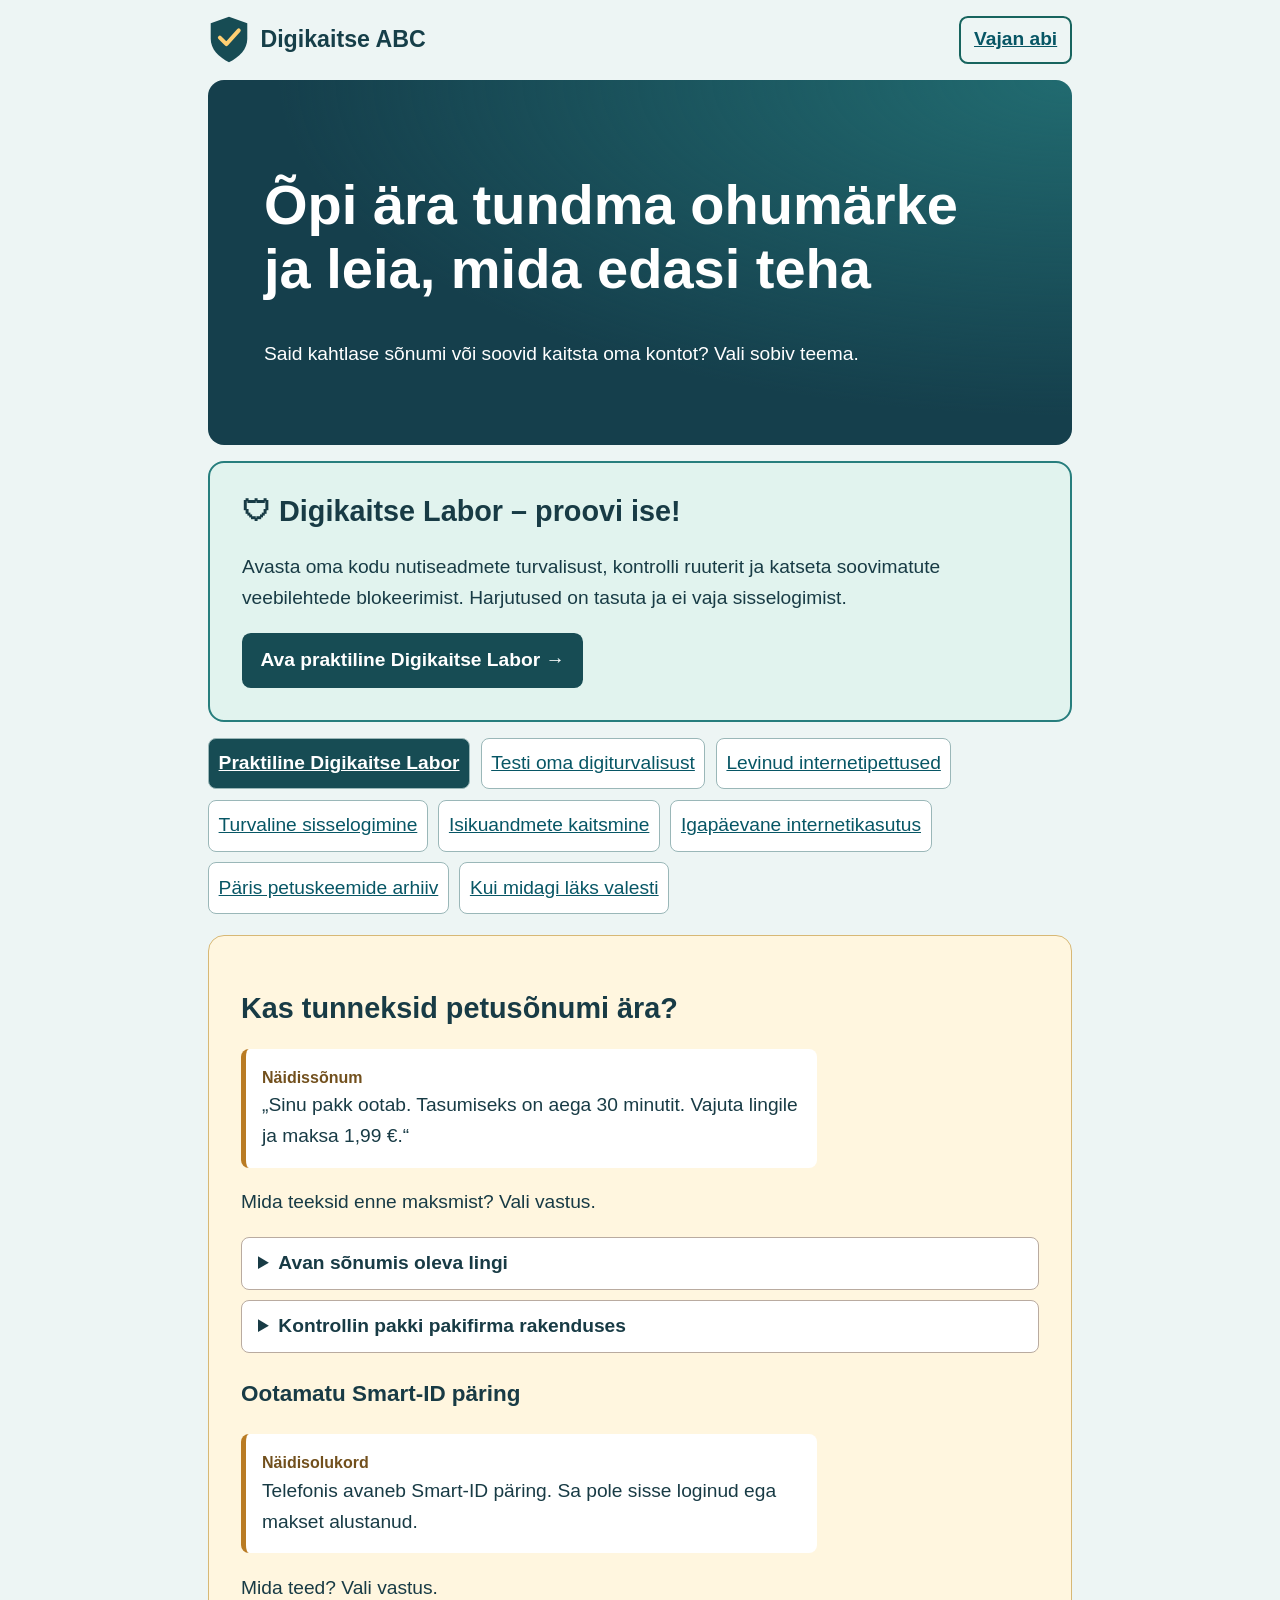
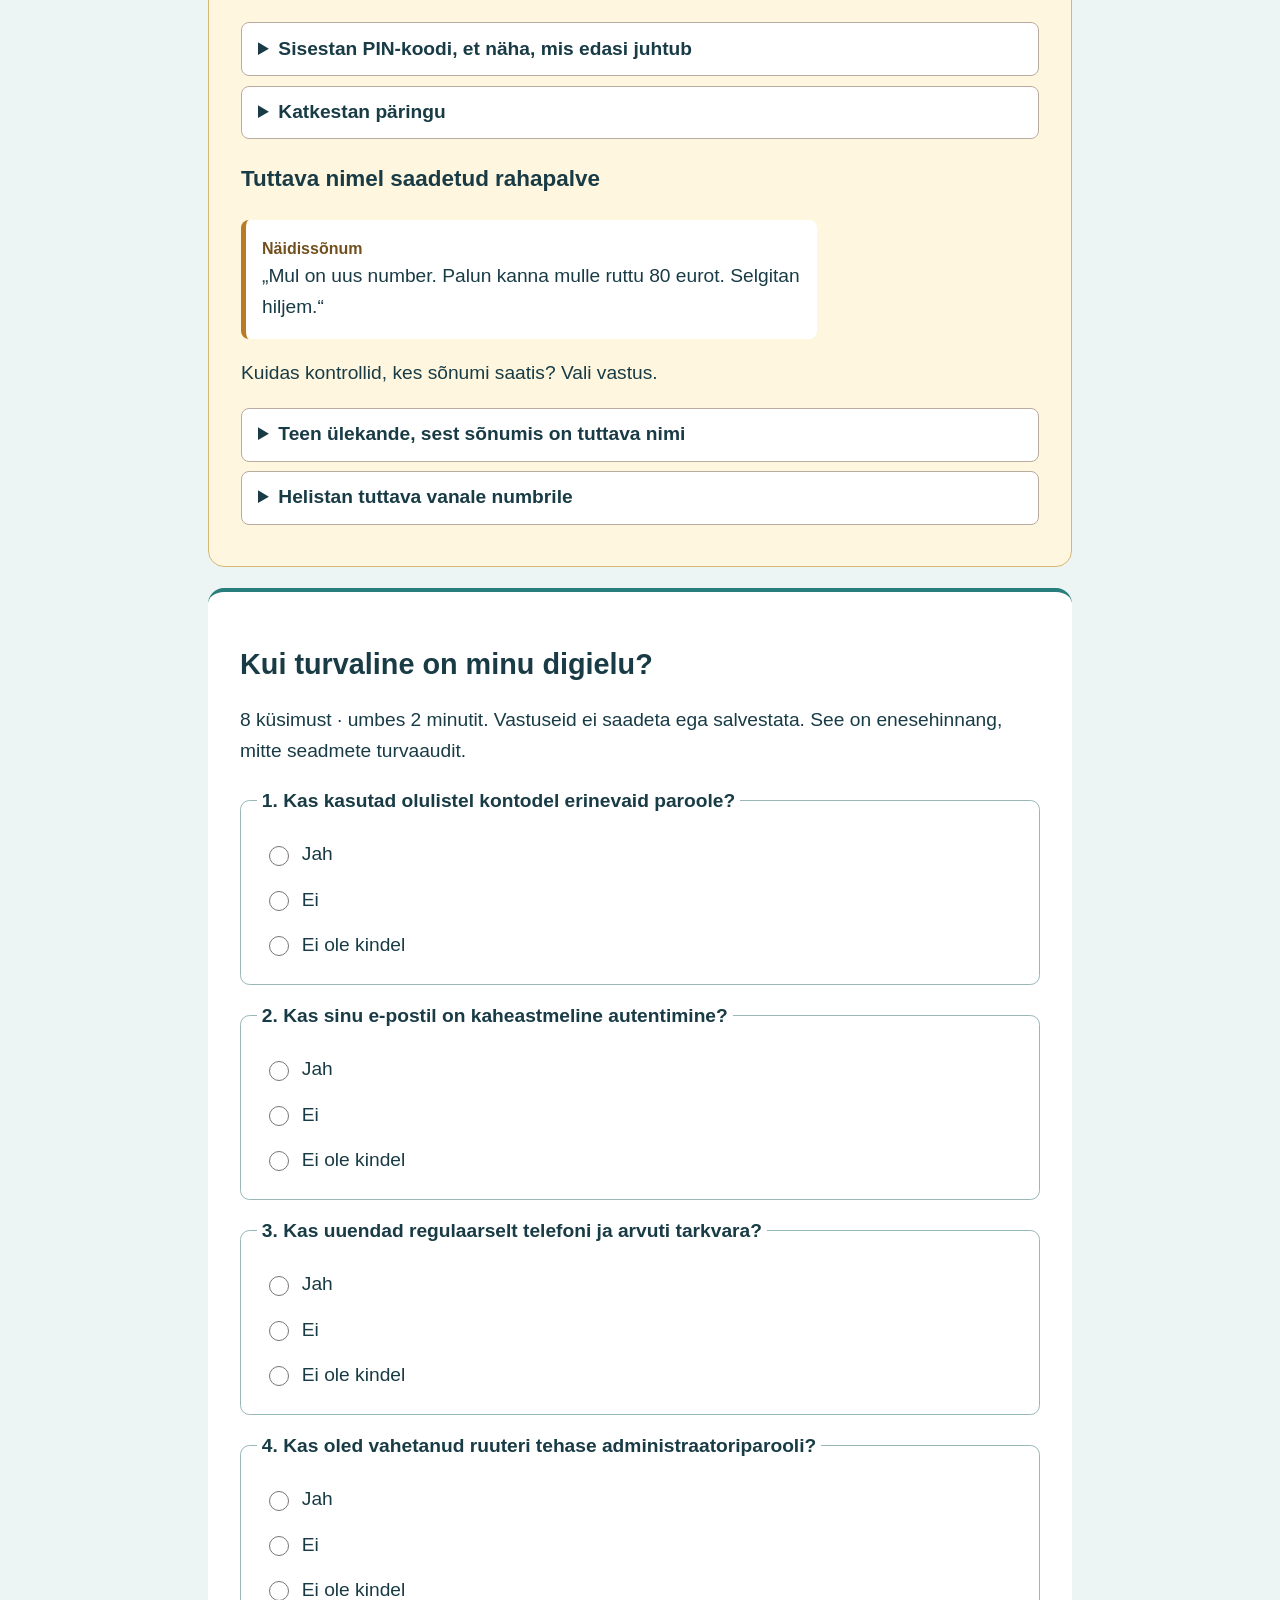
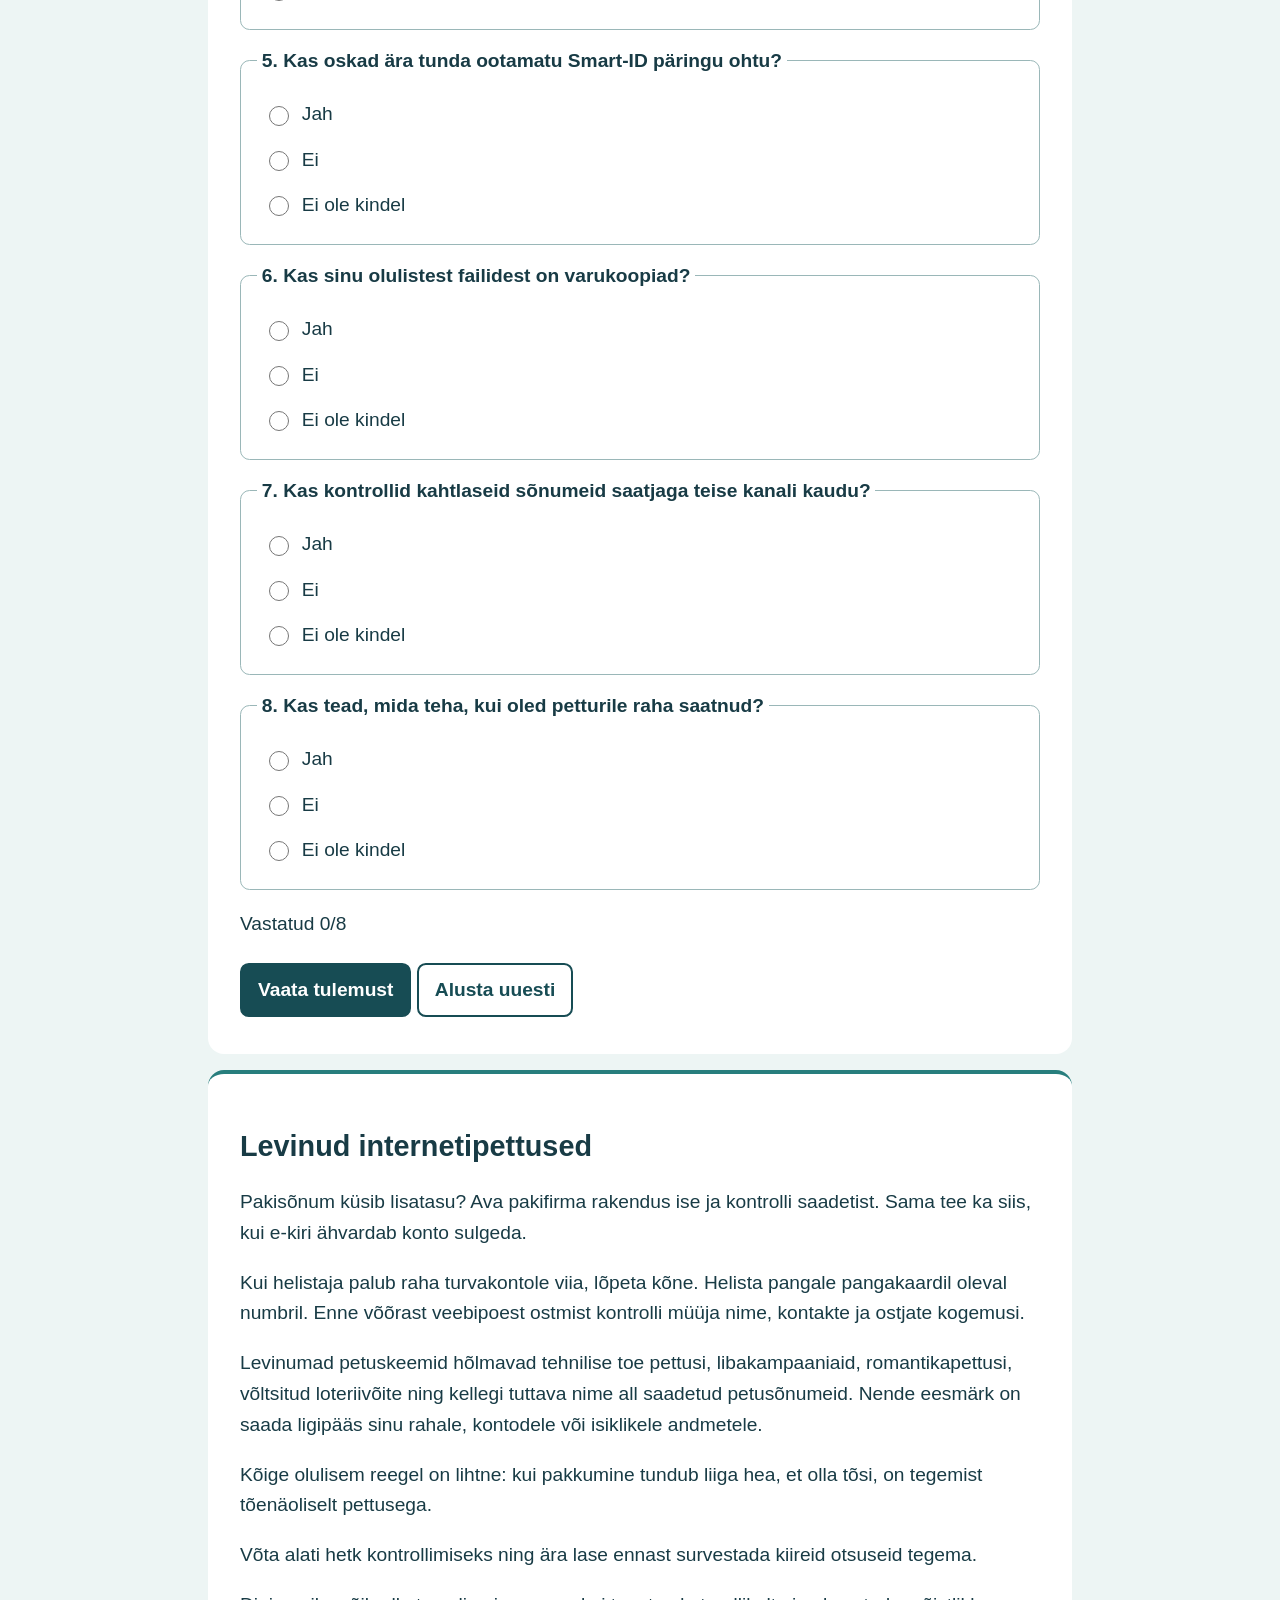
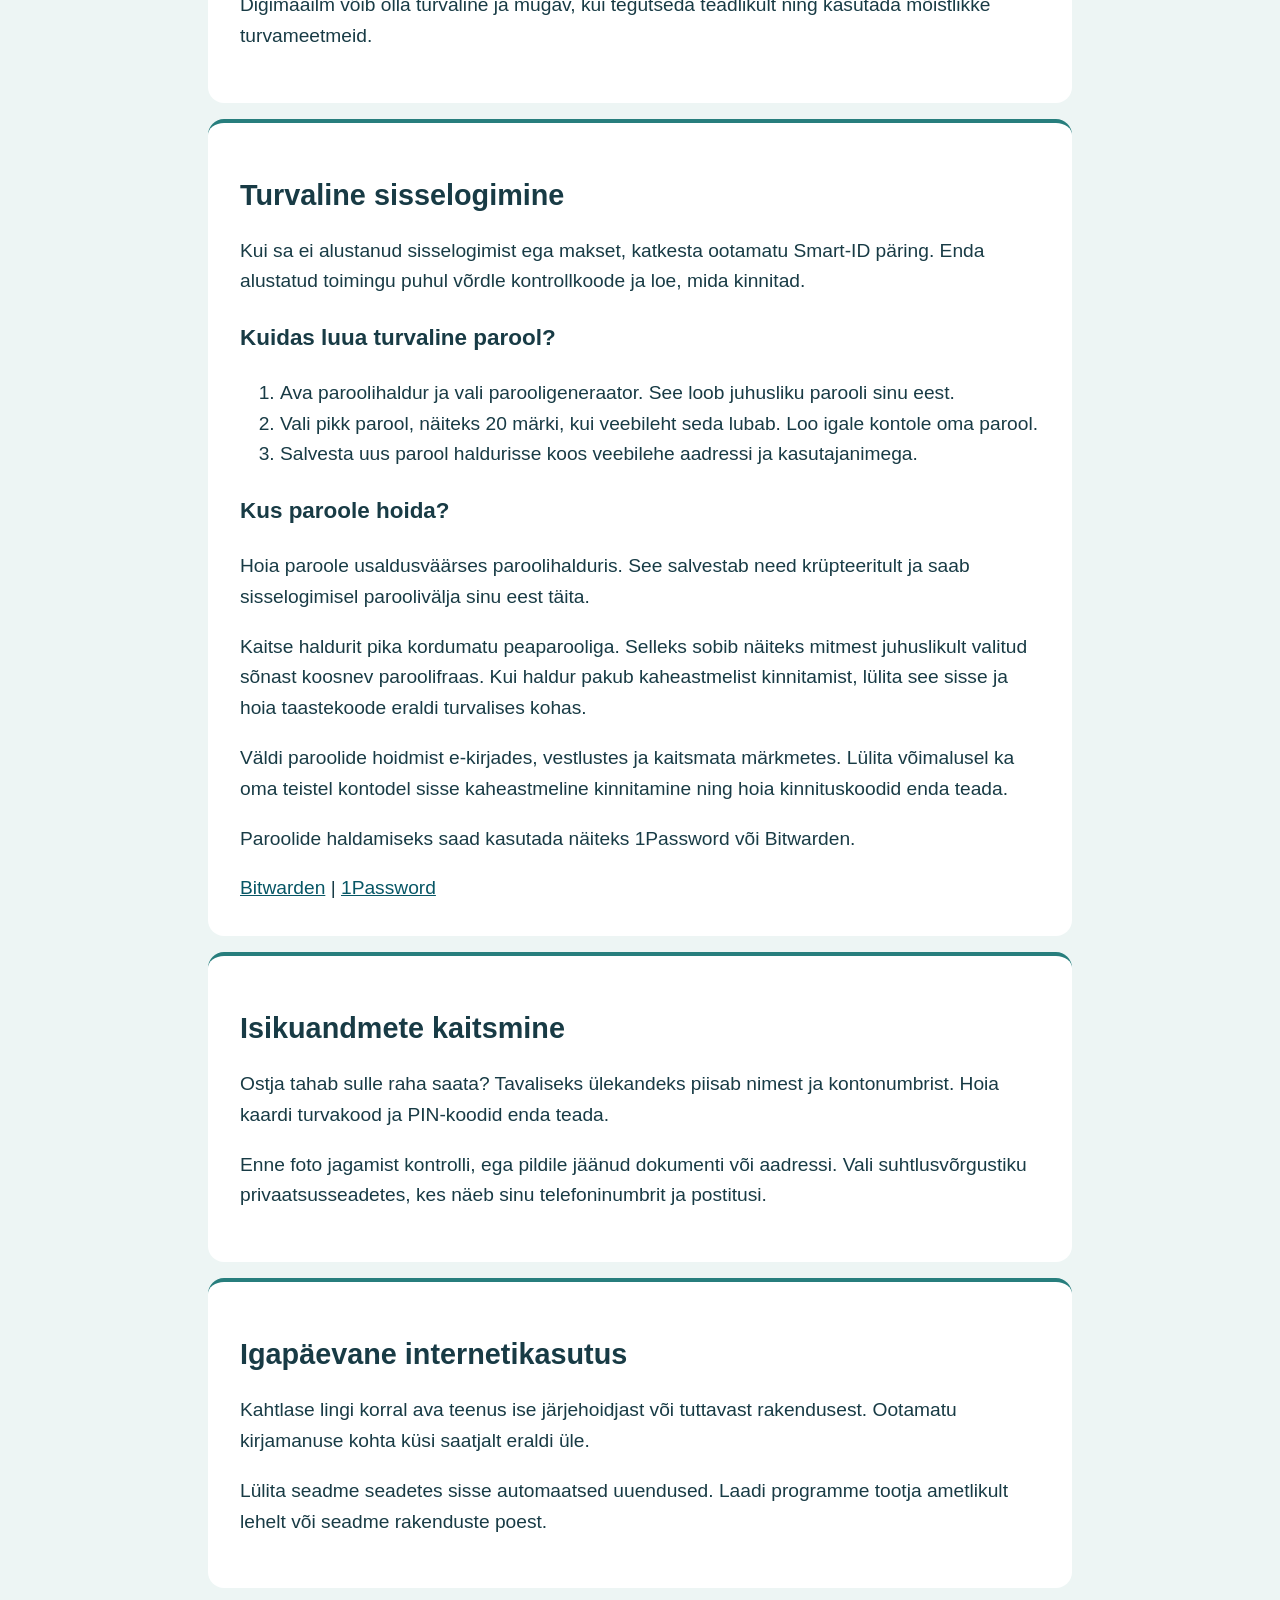
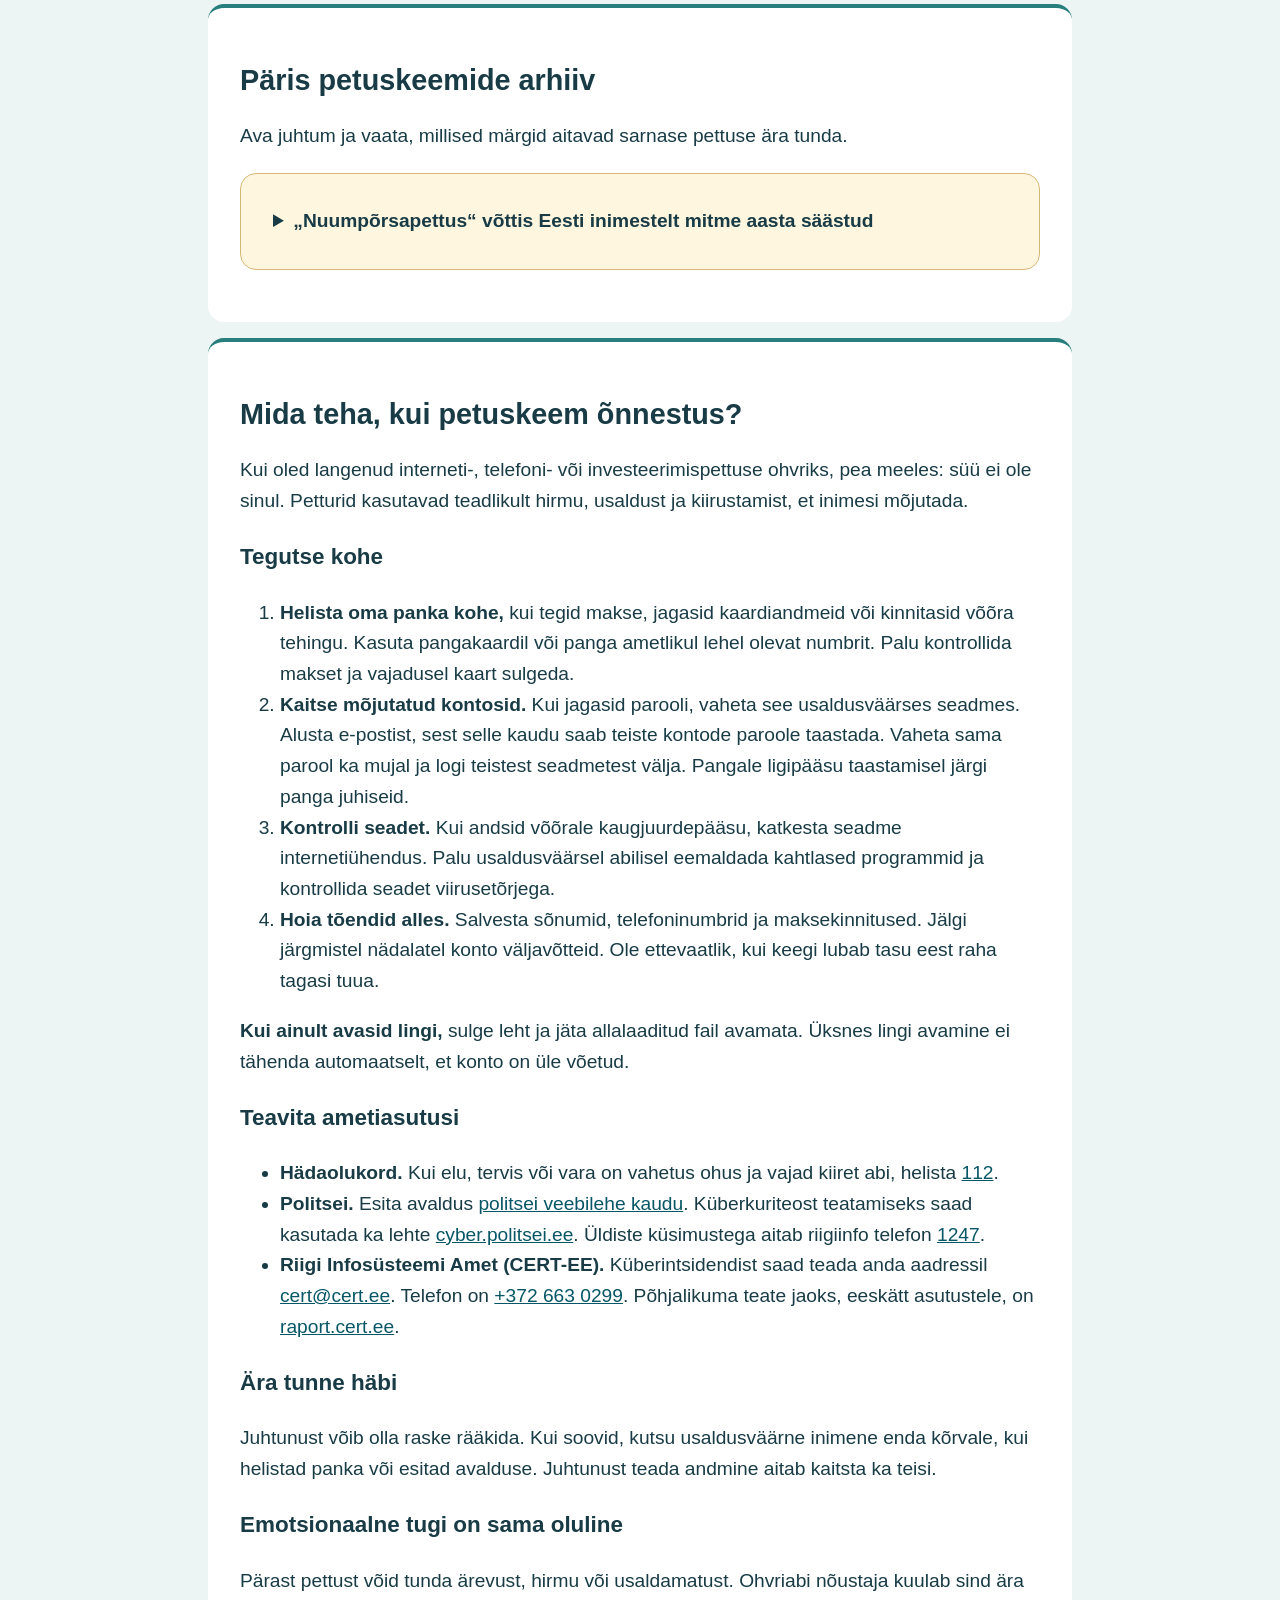
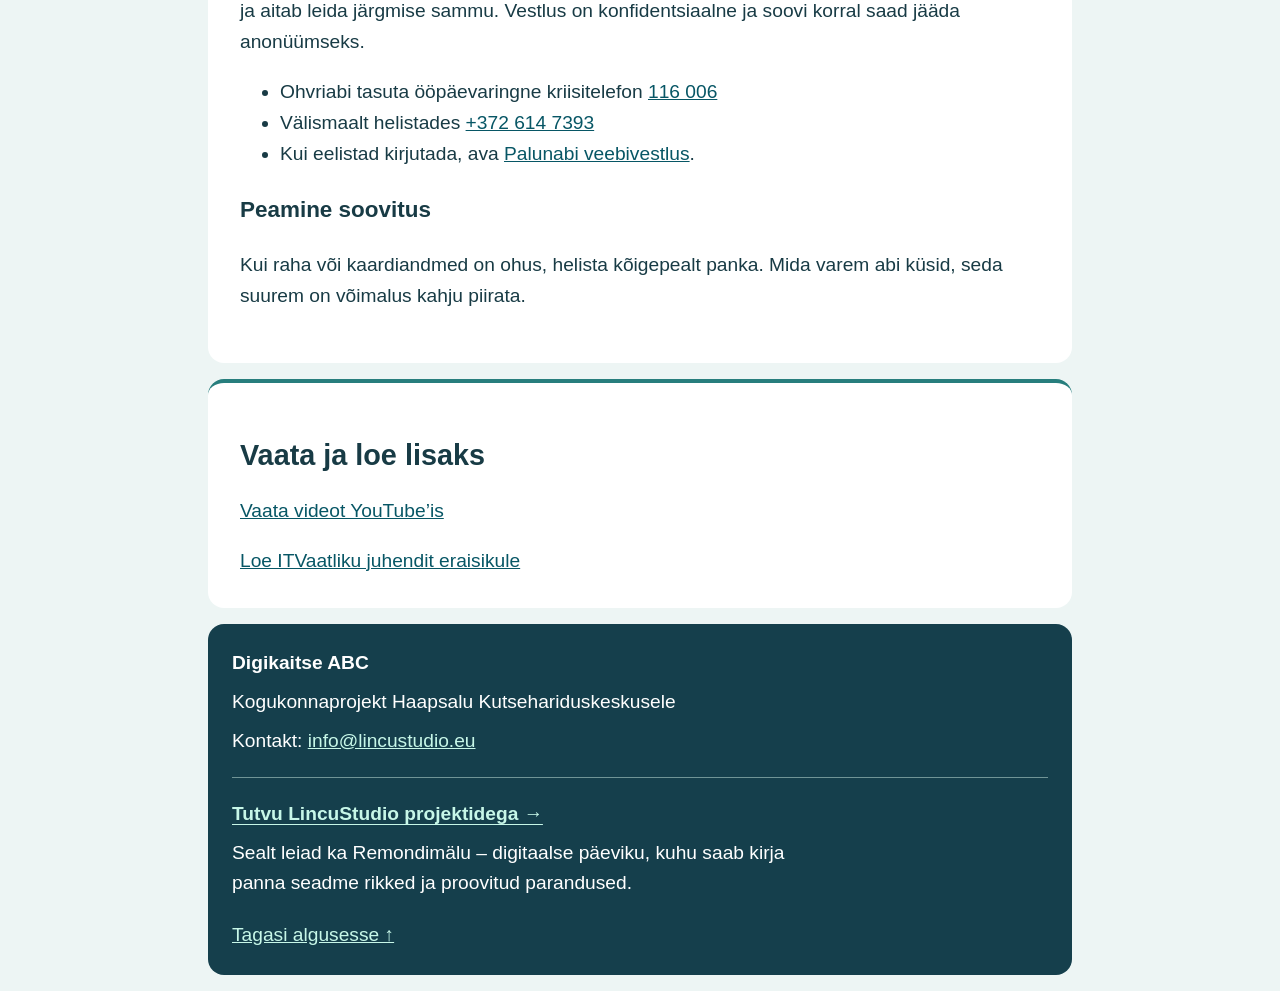
<file: index.html>
<!doctype html><html lang="et"><meta charset="utf-8"><meta name="viewport" content="width=device-width,initial-scale=1"><title>Digikaitse ABC | Õpi ära tundma ohumärke ja leia, mida edasi teha</title>
<meta property="og:type" content="website">
<meta property="og:locale" content="et_EE">
<meta property="og:title" content="Digikaitse ABC – kas tunned petusõnumi ära?">
<meta property="og:description" content="Proovi näidissõnumit ja õpi pettusi ära tundma. Kui oled juba andmeid jaganud või raha saatnud, leiad siit juhised.">
<meta property="og:image" content="https://digikaitse-abc.netlify.app/digikaitse-abc.png">
<meta property="og:image:width" content="1200">
<meta property="og:image:height" content="630">
<meta property="og:image:alt" content="Digikaitse ABC. Kas tunned petusõnumi ära? Lincustudio.eu">
<meta name="twitter:card" content="summary_large_image"><style>*{box-sizing:border-box}body{background:#edf5f4;color:#183b45;font:1.2rem/1.6 Arial,sans-serif;margin:auto;width:min(92%,54rem)}header{display:flex;justify-content:space-between;padding:1rem 0}a{color:#075665}a:focus-visible{outline:4px solid #cf6200}.hero{background:#153f4c;color:white;padding:clamp(1.3rem,5vw,3.5rem);border-radius:1rem}h1,h2{line-height:1.15}h1{font-size:clamp(2rem,5vw,3.5rem)}nav{display:flex;flex-wrap:wrap;gap:.65rem;margin:1rem 0}nav a{background:white;padding:.6rem;border:1px solid #9ab7b8;border-radius:.5rem}section,aside{background:white;padding:clamp(1rem,4vw,2rem);border-radius:1rem;border-top:4px solid #277e7d;margin:1rem 0}footer{padding:1rem}header{align-items:center;gap:.7rem}.brand{display:inline-flex;align-items:center;gap:.65rem;font-size:1.45rem;font-weight:750;text-decoration:none;color:#163f49}.radar{width:2.35rem;height:2.35rem;border-radius:50%;border:2px solid #227b74;background:radial-gradient(circle at 64% 31%,#fdc674 0 8%,transparent 9%),repeating-radial-gradient(circle,#174854 0 5px,#64a99e 6px 7px)}.help{font-weight:bold;border:2px solid #17645e;padding:.4rem .8rem;border-radius:.55rem}.hero{background:radial-gradient(ellipse at top right,#216b70,transparent 65%),#153f4c}.practice{background:#fff6df;border:1px solid #d7b875;border-radius:1rem;padding:clamp(1rem,4vw,2rem);margin:1.3rem 0}.bubble{background:white;border-left:5px solid #b97b23;padding:1rem;border-radius:.5rem;max-width:36rem}.bubble small{display:block;font-weight:bold;color:#72501d}.practice details{background:#fff;border:1px solid #b9aba0;border-radius:.5rem;margin:.6rem 0;padding:.65rem 1rem}.practice summary{cursor:pointer;font-weight:bold}.practice summary:focus-visible{outline:3px solid #ae5600}footer{background:#153f4c;color:white;padding:1.5rem;border-radius:1rem;margin:1rem 0}footer a{color:#c7f7e8}footer p{margin:.5rem 0}
.studio-note{border-top:1px solid #709496;margin:1.3rem 0;padding-top:.8rem}.studio-note a{font-weight:700;text-underline-offset:.2em}.studio-note p{max-width:55ch}.labor-entry{background:#e1f3ee;border:2px solid #277e7d;border-radius:1rem;padding:clamp(1rem,4vw,2rem);margin:1rem 0}.labor-entry h2{margin-top:0}.labor-link{display:inline-block;background:#174c54;color:white;padding:.75rem 1.15rem;border-radius:.55rem;font-weight:bold;text-decoration:none}.labor-link:hover{background:#075665;text-decoration:underline}nav a.labor-nav{background:#174c54;color:white;font-weight:bold}</style><header id="algus"><a class="brand" href="#algus"><svg xmlns="http://www.w3.org/2000/svg" viewBox="0 0 64 72" width="42" height="47" aria-hidden="true"><path fill="#174c54" d="M32 1 60 11v24c0 16-12 28-28 36C16 63 4 51 4 35V11Z"/><path fill="none" stroke="#ffcf72" stroke-width="6" stroke-linecap="round" stroke-linejoin="round" d="m18 33 10 10 19-21"/></svg>Digikaitse ABC</a><a class="help" href="#abi">Vajan abi</a></header><main><div class="hero"><h1>Õpi ära tundma ohumärke ja leia, mida edasi teha</h1><p>Said kahtlase sõnumi või soovid kaitsta oma kontot? Vali sobiv teema.</p></div><section class="labor-entry" aria-labelledby="labor-heading"><h2 id="labor-heading">🛡 Digikaitse Labor – proovi ise!</h2><p>Avasta oma kodu nutiseadmete turvalisust, kontrolli ruuterit ja katseta soovimatute veebilehtede blokeerimist. Harjutused on tasuta ja ei vaja sisselogimist.</p><a class="labor-link" href="labor/index.html">Ava praktiline Digikaitse Labor →</a></section><nav aria-label="Teemad"><a class="labor-nav" href="labor/index.html">Praktiline Digikaitse Labor</a><a href="#enesetest">Testi oma digiturvalisust</a><a href="#pettus">Levinud internetipettused</a>
<a href="#konto">Turvaline sisselogimine</a>
<a href="#andmed">Isikuandmete kaitsmine</a>
<a href="#igapaev">Igapäevane internetikasutus</a>
<a href="#petuskeemide-arhiiv">Päris petuskeemide arhiiv</a>
<a href="#abi">Kui midagi läks valesti</a></nav><article class="practice"><div class="exercise"><h2>Kas tunneksid petusõnumi ära?</h2><p class="bubble"><small>Näidissõnum</small>„Sinu pakk ootab. Tasumiseks on aega 30 minutit. Vajuta lingile ja maksa 1,99 €.“</p><p>Mida teeksid enne maksmist? Vali vastus.</p><details><summary>Avan sõnumis oleva lingi</summary><p>Peatu korraks. Väike summa ja lühike tähtaeg võivad panna sind kiirustama. Ava pakifirma rakendus ise ja kontrolli saadetist seal.</p></details><details><summary>Kontrollin pakki pakifirma rakenduses</summary><p>Hea valik. Nii saad saadetist kontrollida ka siis, kui sõnumi saatja esineb võõra nime all.</p></details></div>
  <div class="exercise">
    <h3>Ootamatu Smart-ID päring</h3>
    <p class="bubble"><small>Näidisolukord</small>Telefonis avaneb Smart-ID päring. Sa pole sisse loginud ega makset alustanud.</p>
    <p>Mida teed? Vali vastus.</p>
    <details>
      <summary>Sisestan PIN-koodi, et näha, mis edasi juhtub</summary>
      <p>PIN-koodi sisestamine võib kinnitada kellegi teise algatatud toimingu. Katkesta ootamatu päring.</p>
    </details>
    <details>
      <summary>Katkestan päringu</summary>
      <p>Hea valik. Sa ei alustanud toimingut, seega pole sul midagi kinnitada.</p>
    </details>
  </div>
  <div class="exercise">
    <h3>Tuttava nimel saadetud rahapalve</h3>
    <p class="bubble"><small>Näidissõnum</small>„Mul on uus number. Palun kanna mulle ruttu 80 eurot. Selgitan hiljem.“</p>
    <p>Kuidas kontrollid, kes sõnumi saatis? Vali vastus.</p>
    <details>
      <summary>Teen ülekande, sest sõnumis on tuttava nimi</summary>
      <p>Peatu korraks. Tuttava nime võib kasutada igaüks. Uus number ja kiire rahapalve on põhjus võtta tuttavaga ühendust kanali kaudu, mida oled temaga varem kasutanud.</p>
    </details>
    <details>
      <summary>Helistan tuttava vanale numbrile</summary>
      <p>Hea valik. Kui sealt vastust ei saa, proovi mõnda teist tuttavat suhtluskanalit. Oota ülekandega, kuni oled palve tuttavalt endalt üle küsinud.</p>
    </details>
  </div>
</article><section id="enesetest" aria-labelledby="test-heading"><h2 id="test-heading">Kui turvaline on minu digielu?</h2><p>8 küsimust · umbes 2 minutit. Vastuseid ei saadeta ega salvestata. See on enesehinnang, mitte seadmete turvaaudit.</p><form id="digi-test" autocomplete="off"><fieldset><legend>1. Kas kasutad olulistel kontodel erinevaid paroole?</legend><label><input type="radio" name="q0" value="yes" required> Jah</label><label><input type="radio" name="q0" value="no" required> Ei</label><label><input type="radio" name="q0" value="unknown" required> Ei ole kindel</label></fieldset>
<fieldset><legend>2. Kas sinu e-postil on kaheastmeline autentimine?</legend><label><input type="radio" name="q1" value="yes" required> Jah</label><label><input type="radio" name="q1" value="no" required> Ei</label><label><input type="radio" name="q1" value="unknown" required> Ei ole kindel</label></fieldset>
<fieldset><legend>3. Kas uuendad regulaarselt telefoni ja arvuti tarkvara?</legend><label><input type="radio" name="q2" value="yes" required> Jah</label><label><input type="radio" name="q2" value="no" required> Ei</label><label><input type="radio" name="q2" value="unknown" required> Ei ole kindel</label></fieldset>
<fieldset><legend>4. Kas oled vahetanud ruuteri tehase administraatoriparooli?</legend><label><input type="radio" name="q3" value="yes" required> Jah</label><label><input type="radio" name="q3" value="no" required> Ei</label><label><input type="radio" name="q3" value="unknown" required> Ei ole kindel</label></fieldset>
<fieldset><legend>5. Kas oskad ära tunda ootamatu Smart-ID päringu ohtu?</legend><label><input type="radio" name="q4" value="yes" required> Jah</label><label><input type="radio" name="q4" value="no" required> Ei</label><label><input type="radio" name="q4" value="unknown" required> Ei ole kindel</label></fieldset>
<fieldset><legend>6. Kas sinu olulistest failidest on varukoopiad?</legend><label><input type="radio" name="q5" value="yes" required> Jah</label><label><input type="radio" name="q5" value="no" required> Ei</label><label><input type="radio" name="q5" value="unknown" required> Ei ole kindel</label></fieldset>
<fieldset><legend>7. Kas kontrollid kahtlaseid sõnumeid saatjaga teise kanali kaudu?</legend><label><input type="radio" name="q6" value="yes" required> Jah</label><label><input type="radio" name="q6" value="no" required> Ei</label><label><input type="radio" name="q6" value="unknown" required> Ei ole kindel</label></fieldset>
<fieldset><legend>8. Kas tead, mida teha, kui oled petturile raha saatnud?</legend><label><input type="radio" name="q7" value="yes" required> Jah</label><label><input type="radio" name="q7" value="no" required> Ei</label><label><input type="radio" name="q7" value="unknown" required> Ei ole kindel</label></fieldset><p id="test-progress" aria-live="polite">Vastatud 0/8</p><button type="submit">Vaata tulemust</button> <button type="reset">Alusta uuesti</button></form><div id="test-result" hidden tabindex="-1" aria-live="polite"><h3 id="test-score"></h3><p id="test-message"></p><ul id="test-advice"></ul><p>Tulemus põhineb sinu vastustel ega asenda tegelikku turvakontrolli.</p><p><a href="labor/index.html">Proovi Digikaitse Labori harjutusi</a> · <a href="#abi">Vajan abi</a></p></div><noscript>Testi kasutamiseks peab JavaScript olema lubatud.</noscript></section>
<style>#digi-test fieldset{border:1px solid #9ab7b8;border-radius:.6rem;padding:1rem;margin:1rem 0;min-width:0}#digi-test legend{font-weight:bold;padding:0 .3rem}#digi-test label{display:flex;align-items:center;gap:.6rem;padding:.45rem;cursor:pointer}#digi-test input{width:1.25rem;height:1.25rem;accent-color:#17645e}#digi-test button{font:inherit;font-weight:bold;background:#174c54;color:white;border:2px solid #174c54;border-radius:.55rem;padding:.6rem 1rem;cursor:pointer;margin:.3rem 0}#digi-test button[type=reset]{background:white;color:#174c54}#digi-test :focus-visible,#test-result:focus-visible{outline:3px solid #cf6200;outline-offset:3px}#test-result{background:#e1f3ee;border-radius:.6rem;padding:1rem;margin-top:1rem}</style>
<script>(()=>{const advice=["Kasuta igal olulisel kontol unikaalset parooli ja võimalusel paroolihaldurit.","Lülita e-posti kontol sisse kaheastmeline autentimine.","Lülita võimalusel sisse automaatsed turvauuendused.","Vaata Digikaitse Labori ruuteri kontrollnimekirja.","Ära kinnita toimingut, mida sa ise ei alustanud.","Tee olulistest fotodest ja dokumentidest eraldi varukoopia.","Võta saatjaga ühendust sulle juba teadaoleval telefoninumbril.","Võta viivitamatult ühendust pangaga ja teavita politseid."];const form=document.getElementById('digi-test'),result=document.getElementById('test-result'),progress=document.getElementById('test-progress');const read=()=>advice.map((_,i)=>form.elements['q'+i].value);form.addEventListener('change',()=>{progress.textContent='Vastatud '+read().filter(Boolean).length+'/8';result.hidden=true;});form.addEventListener('submit',e=>{e.preventDefault();const answers=read();if(answers.some(a=>!a))return;const score=answers.filter(a=>a==='yes').length;document.getElementById('test-score').textContent='Sinu enesehinnang: '+score+'/8';document.getElementById('test-message').textContent=score===8?'Väga head digiharjumused!':score>=6?'Hea algus, mõned asjad vajavad tähelepanu.':score>=3?'Sul on mitu võimalust oma digiturvalisust parandada.':'Alusta väikestest praktilistest turvasammudest.';const list=document.getElementById('test-advice');list.replaceChildren();answers.forEach((a,i)=>{if(a!=='yes'){const li=document.createElement('li');li.textContent=advice[i];list.append(li);}});result.hidden=false;result.focus();});form.addEventListener('reset',()=>{result.hidden=true;progress.textContent='Vastatud 0/8';});})();</script>
<section id="pettus"><h2>Levinud internetipettused</h2><p>Pakisõnum küsib lisatasu? Ava pakifirma rakendus ise ja kontrolli saadetist. Sama tee ka siis, kui e-kiri ähvardab konto sulgeda.</p>
<p>Kui helistaja palub raha turvakontole viia, lõpeta kõne. Helista pangale pangakaardil oleval numbril. Enne võõrast veebipoest ostmist kontrolli müüja nime, kontakte ja ostjate kogemusi.</p>
<p>
Levinumad petuskeemid hõlmavad tehnilise toe pettusi, libakampaaniaid, romantikapettusi, võltsitud loteriivõite ning kellegi tuttava nime all saadetud petusõnumeid. Nende eesmärk on saada ligipääs sinu rahale, kontodele või isiklikele andmetele.
<p>Kõige olulisem reegel on lihtne: kui pakkumine tundub liiga hea, et olla tõsi, on tegemist tõenäoliselt pettusega.</p>
<p>Võta alati hetk kontrollimiseks ning ära lase ennast survestada kiireid otsuseid tegema.</p>
<p>Digimaailm võib olla turvaline ja mugav, kui tegutseda teadlikult ning kasutada mõistlikke turvameetmeid.</p>
</p></section>
<section id="konto"><h2>Turvaline sisselogimine</h2><p>Kui sa ei alustanud sisselogimist ega makset, katkesta ootamatu Smart-ID päring. Enda alustatud toimingu puhul võrdle kontrollkoode ja loe, mida kinnitad.</p>
<h3>Kuidas luua turvaline parool?</h3>
<ol>
  <li>Ava paroolihaldur ja vali parooligeneraator. See loob juhusliku parooli sinu eest.</li>
  <li>Vali pikk parool, näiteks 20 märki, kui veebileht seda lubab. Loo igale kontole oma parool.</li>
  <li>Salvesta uus parool haldurisse koos veebilehe aadressi ja kasutajanimega.</li>
</ol>
<h3>Kus paroole hoida?</h3>
<p>Hoia paroole usaldusväärses paroolihalduris. See salvestab need krüpteeritult ja saab sisselogimisel paroolivälja sinu eest täita.</p>
<p>Kaitse haldurit pika kordumatu peaparooliga. Selleks sobib näiteks mitmest juhuslikult valitud sõnast koosnev paroolifraas. Kui haldur pakub kaheastmelist kinnitamist, lülita see sisse ja hoia taastekoode eraldi turvalises kohas.</p>
<p>Väldi paroolide hoidmist e-kirjades, vestlustes ja kaitsmata märkmetes. Lülita võimalusel ka oma teistel kontodel sisse kaheastmeline kinnitamine ning hoia kinnituskoodid enda teada.</p>
<p>Paroolide haldamiseks saad kasutada näiteks 1Password või Bitwarden.</p>
<a href="https://bitwarden.com/" target="_blank" rel="noopener noreferrer">Bitwarden</a> | <a href="https://1password.com/" target="_blank" rel="noopener noreferrer">1Password</a></section>
<section id="andmed"><h2>Isikuandmete kaitsmine</h2><p>Ostja tahab sulle raha saata? Tavaliseks ülekandeks piisab nimest ja kontonumbrist. Hoia kaardi turvakood ja PIN-koodid enda teada.</p>
<p>Enne foto jagamist kontrolli, ega pildile jäänud dokumenti või aadressi. Vali suhtlusvõrgustiku privaatsusseadetes, kes näeb sinu telefoninumbrit ja postitusi.</p></section>
<section id="igapaev"><h2>Igapäevane internetikasutus</h2><p>Kahtlase lingi korral ava teenus ise järjehoidjast või tuttavast rakendusest. Ootamatu kirjamanuse kohta küsi saatjalt eraldi üle.</p>
<p>Lülita seadme seadetes sisse automaatsed uuendused. Laadi programme tootja ametlikult lehelt või seadme rakenduste poest.</p></section>
<section id="petuskeemide-arhiiv" aria-labelledby="arhiivi-pealkiri">
  <h2 id="arhiivi-pealkiri">Päris petuskeemide arhiiv</h2>
  <p>Ava juhtum ja vaata, millised märgid aitavad sarnase pettuse ära tunda.</p>
  <details class="practice">
    <summary>„Nuumpõrsapettus“ võttis Eesti inimestelt mitme aasta säästud</summary>
    <p>Investeerimispettus · Eesti · <time datetime="2024-10-16">16. oktoober 2024</time></p>
    <details>
      <summary>Mis juhtus?</summary>
      <p>ERR-i „Pealtnägija“ rääkis kolme investeerimispettuse ohvriga. Harjumaa ehitusspetsialist ja Lõuna-Eesti väikeettevõtja kaotasid mitme aasta jooksul kogutud säästud. Petturid näitasid veebis väljamõeldud kasumit. Kui kannatanud soovisid raha tagasi, hakati väljamakseid edasi lükkama.</p>
    </details>
    <details>
      <summary>Kuidas ohver lõksu langes?</summary>
      <p>Selles skeemis, mida tuntakse ka ingliskeelse nimega <i lang="en">pig butchering</i>, võidavad petturid esmalt inimese usalduse. Võltsplatvormil näidatud kasum jätab mulje, et investeering töötab, ja julgustab järjest suuremaid summasid lisama. Ühele „Pealtnägija“ loo kannatanule pakuti väljamakse asemel uut, väidetavalt palju tulusamat tehingut.</p>
    </details>
    <details>
      <summary>Millised olid ohumärgid?</summary>
      <ul>
        <li>Lubati väga suurt ja kiiret kasumit, vahel väidetava siseinfo põhjal.</li>
        <li>Kasum paistis üksnes pakkuja enda platvormil.</li>
        <li>Raha tagasiküsimisel toodi ettekäändeid ja meelitati uuesti investeerima. Sarnastes skeemides võidakse väljamakse eest nõuda ka ootamatut tasu.</li>
      </ul>
    </details>
    <details>
      <summary>Kuidas oleks saanud pettust vältida?</summary>
      <p>Enne ülekannet uuri teenusepakkuja tausta sõltumatust allikast. Võta otsustamiseks aega ja pea nõu inimesega, keda usaldad. Kui väljamakseks küsitakse ootamatut lisatasu, peata maksed ja küsi oma pangalt nõu.</p>
      <p><a href="#abi">Vaata, mida teha, kui oled juba raha saatnud.</a></p>
    </details>
    <p><a href="https://www.err.ee/1609492550/pealtnagija-kolm-investeerimispettuse-ohvrit-raagivad-oma-loo">Loe juhtumit ERR-i „Pealtnägijas“</a></p>
  </details>
</section>
<section id="abi"><h2>Mida teha, kui petuskeem õnnestus?</h2>
<p>Kui oled langenud interneti-, telefoni- või investeerimispettuse ohvriks, pea meeles: süü ei ole sinul. Petturid kasutavad teadlikult hirmu, usaldust ja kiirustamist, et inimesi mõjutada.</p>
<h3>Tegutse kohe</h3><ol>
<li><strong>Helista oma panka kohe,</strong> kui tegid makse, jagasid kaardiandmeid või kinnitasid võõra tehingu. Kasuta pangakaardil või panga ametlikul lehel olevat numbrit. Palu kontrollida makset ja vajadusel kaart sulgeda.</li>
<li><strong>Kaitse mõjutatud kontosid.</strong> Kui jagasid parooli, vaheta see usaldusväärses seadmes. Alusta e-postist, sest selle kaudu saab teiste kontode paroole taastada. Vaheta sama parool ka mujal ja logi teistest seadmetest välja. Pangale ligipääsu taastamisel järgi panga juhiseid.</li>
<li><strong>Kontrolli seadet.</strong> Kui andsid võõrale kaugjuurdepääsu, katkesta seadme internetiühendus. Palu usaldusväärsel abilisel eemaldada kahtlased programmid ja kontrollida seadet viirusetõrjega.</li>
<li><strong>Hoia tõendid alles.</strong> Salvesta sõnumid, telefoninumbrid ja maksekinnitused. Jälgi järgmistel nädalatel konto väljavõtteid. Ole ettevaatlik, kui keegi lubab tasu eest raha tagasi tuua.</li></ol>
<p><strong>Kui ainult avasid lingi,</strong> sulge leht ja jäta allalaaditud fail avamata. Üksnes lingi avamine ei tähenda automaatselt, et konto on üle võetud.</p>
<h3>Teavita ametiasutusi</h3><ul>
<li><strong>Hädaolukord.</strong> Kui elu, tervis või vara on vahetus ohus ja vajad kiiret abi, helista <a href="tel:112">112</a>.</li>
<li><strong>Politsei.</strong> Esita avaldus <a href="https://www.politsei.ee/">politsei veebilehe kaudu</a>. Küberkuriteost teatamiseks saad kasutada ka lehte <a href="https://cyber.politsei.ee/">cyber.politsei.ee</a>. Üldiste küsimustega aitab riigiinfo telefon <a href="tel:1247">1247</a>.</li>
<li><strong>Riigi Infosüsteemi Amet (CERT-EE).</strong> Küberintsidendist saad teada anda aadressil <a href="mailto:cert@cert.ee">cert@cert.ee</a>. Telefon on <a href="tel:+3726630299">+372 663 0299</a>. Põhjalikuma teate jaoks, eeskätt asutustele, on <a href="https://raport.cert.ee/">raport.cert.ee</a>.</li></ul>
<h3>Ära tunne häbi</h3><p>Juhtunust võib olla raske rääkida. Kui soovid, kutsu usaldusväärne inimene enda kõrvale, kui helistad panka või esitad avalduse. Juhtunust teada andmine aitab kaitsta ka teisi.</p>
<h3>Emotsionaalne tugi on sama oluline</h3><p>Pärast pettust võid tunda ärevust, hirmu või usaldamatust. Ohvriabi nõustaja kuulab sind ära ja aitab leida järgmise sammu. Vestlus on konfidentsiaalne ja soovi korral saad jääda anonüümseks.</p>
<ul><li>Ohvriabi tasuta ööpäevaringne kriisitelefon <a href="tel:116006">116 006</a></li><li>Välismaalt helistades <a href="tel:+3726147393">+372 614 7393</a></li><li>Kui eelistad kirjutada, ava <a href="https://www.palunabi.ee/">Palunabi veebivestlus</a>.</li></ul>
<h3>Peamine soovitus</h3><p>Kui raha või kaardiandmed on ohus, helista kõigepealt panka. Mida varem abi küsid, seda suurem on võimalus kahju piirata.</p></section><aside><h2>Vaata ja loe lisaks</h2><p><a href="https://www.youtube.com/watch?v=RJjQanTqWN8&amp;">Vaata videot YouTube’is</a></p><a href="https://www.itvaatlik.ee/eraisikule/">Loe ITVaatliku juhendit eraisikule</a></aside></main><footer><strong>Digikaitse ABC</strong><p>Kogukonnaprojekt Haapsalu Kutsehariduskeskusele</p><p>Kontakt: <a href="mailto:info@lincustudio.eu">info@lincustudio.eu</a></p><div class="studio-note"><p><a href="https://lincustudio.eu/">Tutvu LincuStudio projektidega →</a></p><p>Sealt leiad ka Remondimälu – digitaalse päeviku, kuhu saab kirja panna seadme rikked ja proovitud parandused.</p></div><a href="#algus">Tagasi algusesse ↑</a></footer></html>
</file>
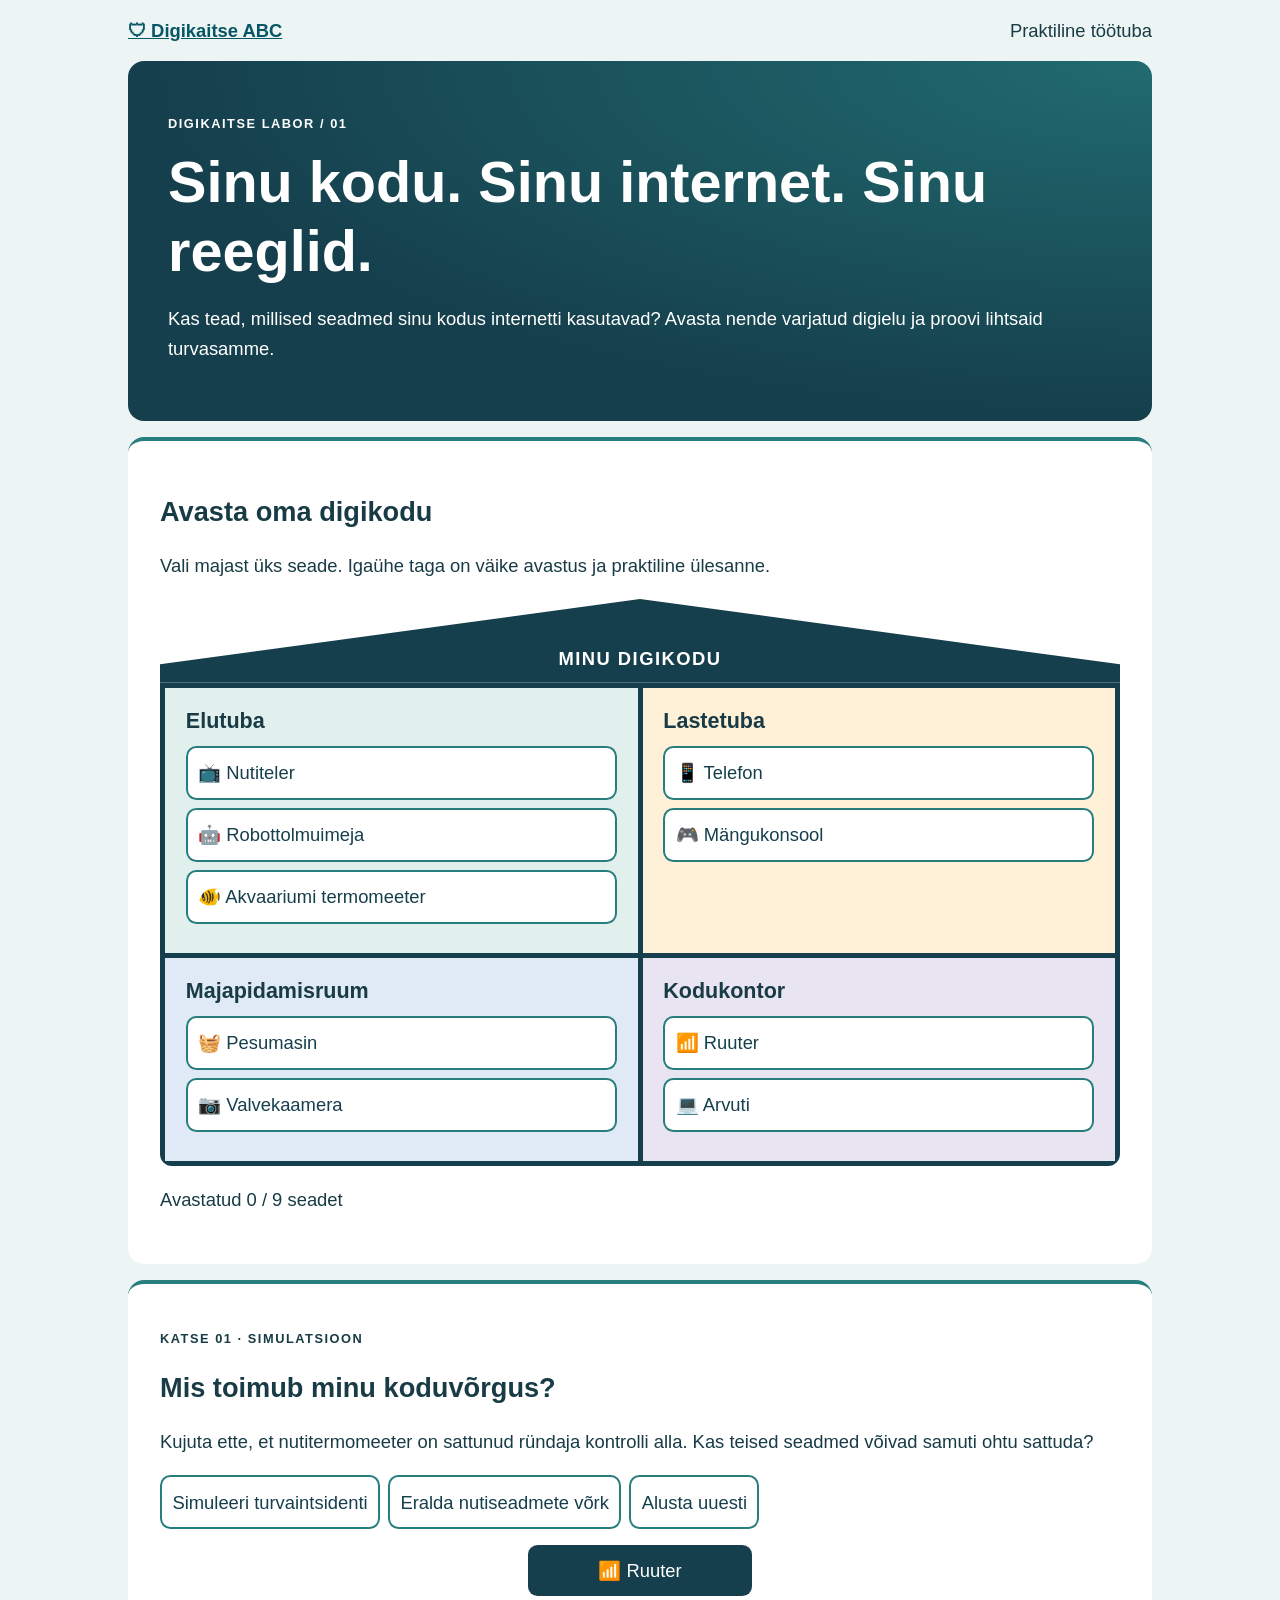
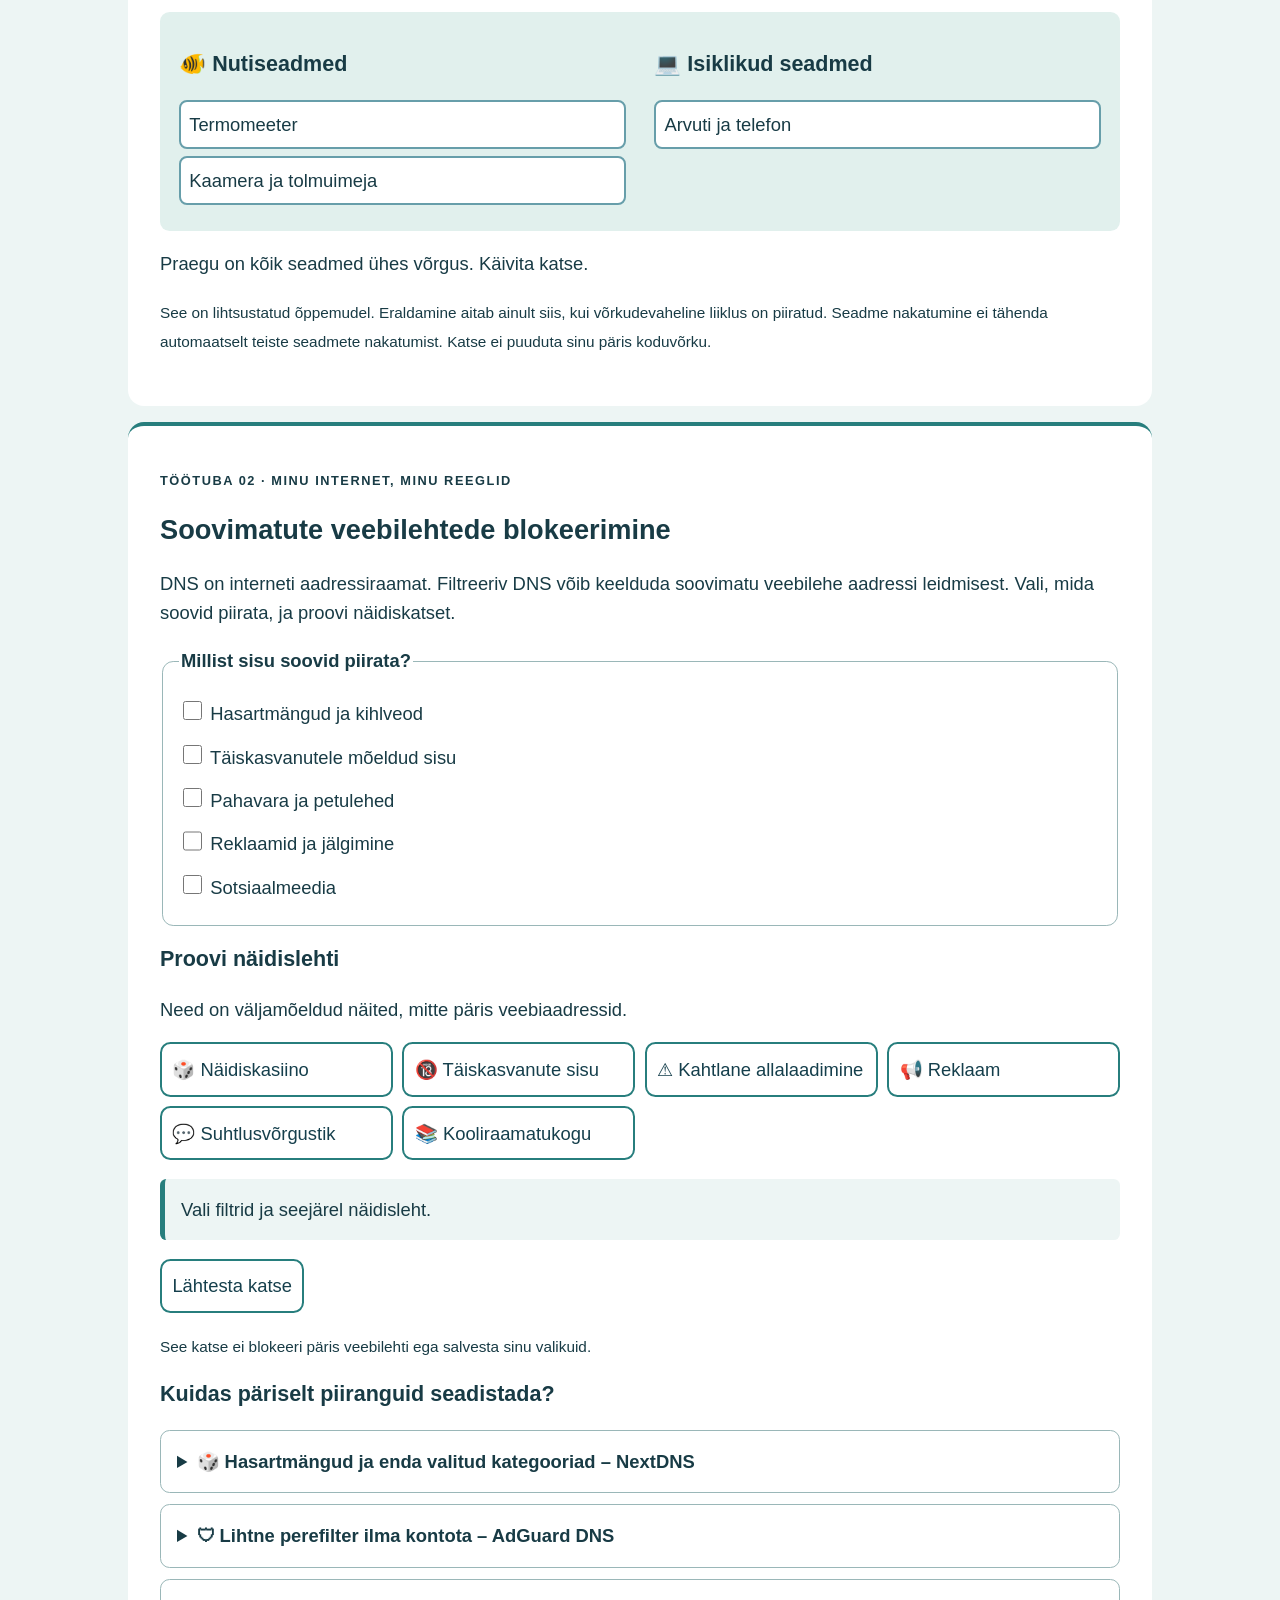
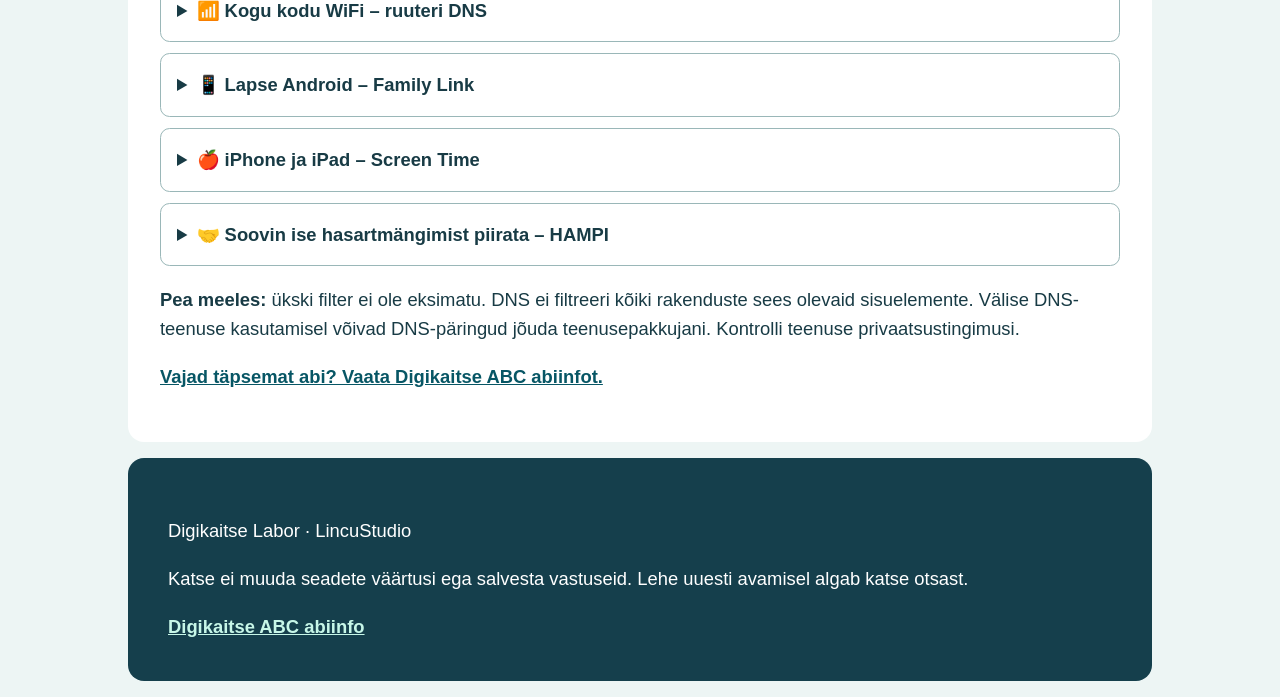
<file: labor/index.html>
<!doctype html>
<html lang="et"><head><meta charset="utf-8"><meta name="viewport" content="width=device-width,initial-scale=1"><title>Digikaitse Labor</title><link rel="stylesheet" href="labor.css"></head>
<body><header><a href="../index.html">🛡 Digikaitse ABC</a><span>Praktiline töötuba</span></header>
<main><section class="hero"><p class="eyebrow">DIGIKAITSE LABOR / 01</p><h1>Sinu kodu. Sinu internet. Sinu reeglid.</h1><p>Kas tead, millised seadmed sinu kodus internetti kasutavad? Avasta nende varjatud digielu ja proovi lihtsaid turvasamme.</p></section>
<section><h2>Avasta oma digikodu</h2><p>Vali majast üks seade. Igaühe taga on väike avastus ja praktiline ülesanne.</p>
<div class="roof" aria-hidden="true">MINU DIGIKODU</div>
<div class="house">
<section class="room"><h3>Elutuba</h3><button data-device="tv">📺 Nutiteler</button><button data-device="vacuum">🤖 Robottolmuimeja</button><button data-device="aquarium">🐠 Akvaariumi termomeeter</button></section>
<section class="room"><h3>Lastetuba</h3><button data-device="phone">📱 Telefon</button><button data-device="game">🎮 Mängukonsool</button></section>
<section class="room"><h3>Majapidamisruum</h3><button data-device="washer">🧺 Pesumasin</button><button data-device="camera">📷 Valvekaamera</button></section>
<section class="room"><h3>Kodukontor</h3><button data-device="router">📶 Ruuter</button><button data-device="pc">💻 Arvuti</button></section>
</div><p id="progress" aria-live="polite">Avastatud 0 / 9 seadet</p>
<article id="lesson" tabindex="-1" hidden><p class="eyebrow">VÄIKE TURVASAMM</p><h2 id="device-title"></h2><h3>Kas teadsid?</h3><p id="fact"></p><h3>Tee nii</h3><p id="action"></p><h3>Kontrolli tulemust</h3><p id="check"></p><div id="router-extra" hidden><h3>Ruuteri kontrollnimekiri</h3><p>Märgi ainult see, mida oled päriselt kontrollinud. Vajadusel küsi teenusepakkujalt abi.</p><label><input type="checkbox"> Tehase haldusparool on vahetatud.</label><label><input type="checkbox"> Halduskasutajanimi on muudetud, kui võimalik.</label><label><input type="checkbox"> WiFi kasutab WPA2-AES või WPA3 kaitset.</label><label><input type="checkbox"> WPS on välja lülitatud, kui seda ei vaja.</label><label><input type="checkbox"> Ruuteri uuendused on kontrollitud.</label><label><input type="checkbox"> Haldusliides pole avalikust internetist ligipääsetav, kui seda pole vaja.</label><p>Kui mõni valik puudub, jäta see märkimata. See nimekiri ei mõõda tegelikku turvalisust.</p><a href="#network">Proovi koduvõrgu katset ↓</a></div><button id="back">Tagasi majja ↑</button></article></section>
<section id="network"><p class="eyebrow">KATSE 01 · SIMULATSIOON</p><h2>Mis toimub minu koduvõrgus?</h2><p>Kujuta ette, et nutitermomeeter on sattunud ründaja kontrolli alla. Kas teised seadmed võivad samuti ohtu sattuda?</p><div class="net-controls"><button id="attack">Simuleeri turvaintsidenti</button><button id="isolate" aria-pressed="false">Eralda nutiseadmete võrk</button><button id="reset-net">Alusta uuesti</button></div><div class="net-router">📶 Ruuter</div><div class="net-grid" id="net-grid"><div class="net-zone"><h3>🐠 Nutiseadmed</h3><div id="sensor" class="net-node">Termomeeter</div><div id="iot" class="net-node">Kaamera ja tolmuimeja</div></div><div class="net-zone"><h3>💻 Isiklikud seadmed</h3><div id="personal" class="net-node">Arvuti ja telefon</div></div></div><p id="net-result" role="status">Praegu on kõik seadmed ühes võrgus. Käivita katse.</p><p><small>See on lihtsustatud õppemudel. Eraldamine aitab ainult siis, kui võrkudevaheline liiklus on piiratud. Seadme nakatumine ei tähenda automaatselt teiste seadmete nakatumist. Katse ei puuduta sinu päris koduvõrku.</small></p></section><section id="filter-workshop"><p class="eyebrow">TÖÖTUBA 02 · MINU INTERNET, MINU REEGLID</p><h2>Soovimatute veebilehtede blokeerimine</h2><p>DNS on interneti aadressiraamat. Filtreeriv DNS võib keelduda soovimatu veebilehe aadressi leidmisest. Vali, mida soovid piirata, ja proovi näidiskatset.</p>
<fieldset id="filter-options"><legend>Millist sisu soovid piirata?</legend><label><input type="checkbox" value="gambling"> Hasartmängud ja kihlveod</label><label><input type="checkbox" value="adult"> Täiskasvanutele mõeldud sisu</label><label><input type="checkbox" value="malware"> Pahavara ja petulehed</label><label><input type="checkbox" value="ads"> Reklaamid ja jälgimine</label><label><input type="checkbox" value="social"> Sotsiaalmeedia</label></fieldset>
<h3>Proovi näidislehti</h3><p>Need on väljamõeldud näited, mitte päris veebiaadressid.</p><div class="filter-tests"><button data-filter-test="gambling">🎲 Näidiskasiino</button><button data-filter-test="adult">🔞 Täiskasvanute sisu</button><button data-filter-test="malware">⚠ Kahtlane allalaadimine</button><button data-filter-test="ads">📢 Reklaam</button><button data-filter-test="social">💬 Suhtlusvõrgustik</button><button data-filter-test="safe">📚 Kooliraamatukogu</button></div><p id="filter-result" role="status">Vali filtrid ja seejärel näidisleht.</p><p id="filter-advice" aria-live="polite"></p><button id="filter-reset">Lähtesta katse</button><p><small>See katse ei blokeeri päris veebilehti ega salvesta sinu valikuid.</small></p>
<h3>Kuidas päriselt piiranguid seadistada?</h3>
<details><summary>🎲 Hasartmängud ja enda valitud kategooriad – NextDNS</summary><ol><li>Ava NextDNS ja loo oma konfiguratsioon. Püsiva seadistuse jaoks võib olla vaja kontot.</li><li>Vali Parental Control → Categories → Gambling. Täiendavalt saad kasutada Denylisti konkreetsete domeenide jaoks ning Security ja Privacy jaotisi teiste ohtude piiramiseks.</li><li>Vali Setup alt oma seadme juhend. Alusta ühest seadmest. Enne DNS-i muutmist kirjuta vanad väärtused üles.</li></ol><p><strong>Kontroll:</strong> vaata <a href="https://test.nextdns.io/" target="_blank" rel="noopener noreferrer">NextDNS-i ühenduse testi</a>. See kinnitab ühendust, mitte kõigi soovimatute lehtede blokeerimist. Hasartmängufilter võib mõne lehe läbi lasta.</p><p>Privaatsuse huvides vaata üle Settings → Logs ja keela logimine, kui seda ei vaja.</p><a href="https://nextdns.io/" target="_blank" rel="noopener noreferrer">NextDNS – ametlik leht</a></details>
<details><summary>🛡 Lihtne perefilter ilma kontota – AdGuard DNS</summary><ol><li>Ava AdGuardi avaliku DNS-i juhend ja vali Family protection.</li><li>Vali oma seade ning järgi selle juhendit. Androidis saab toetatud seadmetel kasutada privaatse DNS-i hostinime <code>family.adguard-dns.com</code>.</li><li>Kontrolli, et tavapärased veebilehed endiselt avanevad. Probleemide korral taasta eelmine DNS-seadistus.</li></ol><p>See filter piirab täiskasvanute sisu ja reklaame, kuid ära eelda, et see blokeerib hasartmänge.</p><a href="https://adguard-dns.io/en/public-dns.html" target="_blank" rel="noopener noreferrer">AdGuard DNS – seadistusjuhendid</a></details>
<details><summary>📶 Kogu kodu WiFi – ruuteri DNS</summary><ol><li>Leia oma ruuteri mudel ja tootja või internetipakkuja juhend. Ava haldusliides.</li><li>Otsi DNS-i või DHCP kaudu jagatava DNS-i seadeid. Märgi vanad väärtused üles ja kasuta valitud filtriteenuse antud aadresse. Ära muuda muid seadeid.</li><li>Ühenda üks seade uuesti võrku ja kontrolli interneti tööd ning filtriteenuse ühendustesti. Probleemi korral taasta vanad väärtused.</li></ol><p>Ruuterid erinevad. Kui DNS-i muuta ei saa, küsi teenusepakkujalt abi. Mobiilne andmeside, VPN ja seadme enda DNS võivad kodufiltrist mööda minna.</p></details>
<details><summary>📱 Lapse Android – Family Link</summary><ol><li>Ava vanema telefonis Family Link ja vali järelevalve all olev lapse konto.</li><li>Vali Controls → Google Chrome and Web → Blocked sites ning lisa soovimatu domeen. Väiksemale lapsele võib sobida ainult heakskiidetud veebilehtede lubamine.</li><li>Kontrolli koos lapsega piirangu toimimist Chrome'is ja vaata üle teiste brauserite paigaldamise õigused.</li></ol><a href="https://support.google.com/families/answer/7087030" target="_blank" rel="noopener noreferrer">Google'i ametlik juhend</a></details>
<details><summary>🍎 iPhone ja iPad – Screen Time</summary><ol><li>Ava Settings → Screen Time (lapse puhul vali vajadusel Family kaudu lapse konto).</li><li>Aktiveeri Content &amp; Privacy Restrictions ja otsi Web Content. Vali täiskasvanute veebilehtede piiramine ning lisa keelatud aadressid, või luba ainult heakskiidetud lehed.</li><li>Kontrolli piirangut koos lapsega ja kaitse seadistusi eraldi Screen Time'i koodiga.</li></ol><p>Menüünimed võivad versiooniti erineda.</p><a href="https://support.apple.com/en-us/105121" target="_blank" rel="noopener noreferrer">Apple'i ametlik juhend</a></details>
<details><summary>🤝 Soovin ise hasartmängimist piirata – HAMPI</summary><p>Eestis saab endale e-MTA kaudu seada hasartmängupiirangu. Ava e-MTA, vali Registrid ja päringud → Registreerimine → Hasartmängu piirangu registreerimine ning järgi ametlikke juhiseid. See täiendab tehnilist filtrit, kuid ei blokeeri kõiki veebilehti ega kaitse välismaiste loata korraldajate eest.</p><a href="https://www.emta.ee/eraklient/e-teenused-maksutarkus/registrid-paringud/hasartmangu-piirangu-registreerimine" target="_blank" rel="noopener noreferrer">Maksu- ja Tolliameti juhend</a></details>
<p><strong>Pea meeles:</strong> ükski filter ei ole eksimatu. DNS ei filtreeri kõiki rakenduste sees olevaid sisuelemente. Välise DNS-teenuse kasutamisel võivad DNS-päringud jõuda teenusepakkujani. Kontrolli teenuse privaatsustingimusi.</p><p><a href="../index.html#abi">Vajad täpsemat abi? Vaata Digikaitse ABC abiinfot.</a></p></section>
</main><footer><p>Digikaitse Labor · LincuStudio</p><p>Katse ei muuda seadete väärtusi ega salvesta vastuseid. Lehe uuesti avamisel algab katse otsast.</p><a href="../index.html#abi">Digikaitse ABC abiinfo</a></footer><script src="labor.js"></script></body></html>
</file>
<file: labor/labor.css>
*{box-sizing:border-box}body{margin:auto;width:min(94%,64rem);background:#edf5f4;color:#183b45;font:1.15rem/1.6 Arial,sans-serif}header{display:flex;justify-content:space-between;align-items:center;gap:1rem;padding:1rem 0;flex-wrap:wrap}a{color:#075665;font-weight:bold}h1,h2,h3{line-height:1.2}h1{font-size:clamp(2rem,5vw,3.6rem);margin:.5rem 0}h2{font-size:1.7rem}.hero,footer{background:#153f4c;color:white;border-radius:1rem;padding:clamp(1.2rem,4vw,2.5rem)}.hero{background:radial-gradient(ellipse at top right,#216b70,transparent 70%),#153f4c}.eyebrow{font-size:.8rem;letter-spacing:.12em;font-weight:bold}main>section:not(.hero),aside{background:white;border-radius:1rem;padding:clamp(1rem,3vw,2rem);margin:1rem 0;border-top:4px solid #277e7d}.roof{background:#153f4c;color:white;text-align:center;padding:2.8rem .5rem .6rem;clip-path:polygon(50% 0,100% 78%,100% 100%,0 100%,0 78%);font-weight:bold;letter-spacing:.08em}.house{display:grid;grid-template-columns:repeat(2,minmax(0,1fr));gap:5px;background:#153f4c;padding:5px;border-radius:0 0 12px 12px}.room{padding:clamp(.55rem,2vw,1.3rem);background:#e1f0ed;min-width:0}.room:nth-child(2){background:#fff1d8}.room:nth-child(3){background:#e0eaf6}.room:nth-child(4){background:#e9e4f2}.room h3{margin:0 0 .7rem}button{font:inherit;color:#153f4c;background:white;border:2px solid #277e7d;border-radius:.65rem;padding:.65rem;cursor:pointer;min-height:48px;text-align:left;overflow-wrap:anywhere}.room button{display:block;width:100%;margin:.5rem 0}button:hover,button[aria-pressed=true]{background:#c5ebe0}button:focus-visible,a:focus-visible{outline:3px solid #b85a00;outline-offset:3px}#lesson{background:#fff6df;border:1px solid #d7b875;border-radius:1rem;padding:1.2rem;margin-top:1rem}#lesson h3{font-size:1.1rem;margin-bottom:.2rem}#lesson p{margin-top:.3rem}footer{margin:1rem 0}footer a{color:#c7f7e8}@media(max-width:390px){.house{grid-template-columns:1fr}.roof{padding-top:2rem}}
.room button.visited{border-color:#28754d}.room button.visited::after{content:' ✓';color:#28754d;font-weight:bold}

#router-extra{border-top:1px solid #d7b875;margin:1rem 0;padding:1rem 0}#router-extra label{display:block;padding:.5rem 0}#router-extra input{width:1.2rem;height:1.2rem;accent-color:#277e7d}.net-controls{display:flex;flex-wrap:wrap;gap:.5rem}.net-router{background:#153f4c;color:white;text-align:center;padding:.65rem;border-radius:.6rem;margin:1rem auto;width:min(100%,14rem)}.net-grid{display:grid;grid-template-columns:repeat(2,minmax(0,1fr));gap:.6rem;background:#e1f0ed;padding:.6rem;border-radius:.6rem}.net-zone{padding:.6rem;min-width:0}.net-grid.isolated .net-zone{border:3px dashed #277e7d;border-radius:.6rem;background:white}.net-node{background:white;border:2px solid #679eaa;border-radius:.5rem;padding:.5rem;margin:.4rem 0;overflow-wrap:anywhere}.net-node.risk{background:#fff0d0;border-color:#a15e14}.net-node.compromised{background:#ffe2df;border-color:#a52f2f}.net-node.protected{background:#d9f2e2;border-color:#28754d}@media(max-width:480px){.net-grid{grid-template-columns:1fr}}

#filter-options{border:1px solid #9ab7b8;border-radius:.7rem;padding:1rem}#filter-options legend{font-weight:bold}#filter-options label{display:block;padding:.4rem 0}#filter-options input{width:1.2rem;height:1.2rem;accent-color:#277e7d}.filter-tests{display:grid;grid-template-columns:repeat(auto-fit,minmax(min(100%,190px),1fr));gap:.6rem}#filter-result{padding:1rem;background:#edf5f4;border-left:5px solid #277e7d;border-radius:.4rem}#filter-result.blocked{background:#fff0d0;border-color:#a15e14}#filter-workshop details{padding:1rem;border:1px solid #9ab7b8;border-radius:.6rem;margin:.7rem 0}#filter-workshop summary{cursor:pointer;font-weight:bold}#filter-workshop summary:focus-visible{outline:3px solid #b85a00}#filter-workshop li{margin:.5rem 0}#filter-workshop code{overflow-wrap:anywhere}
</file>
